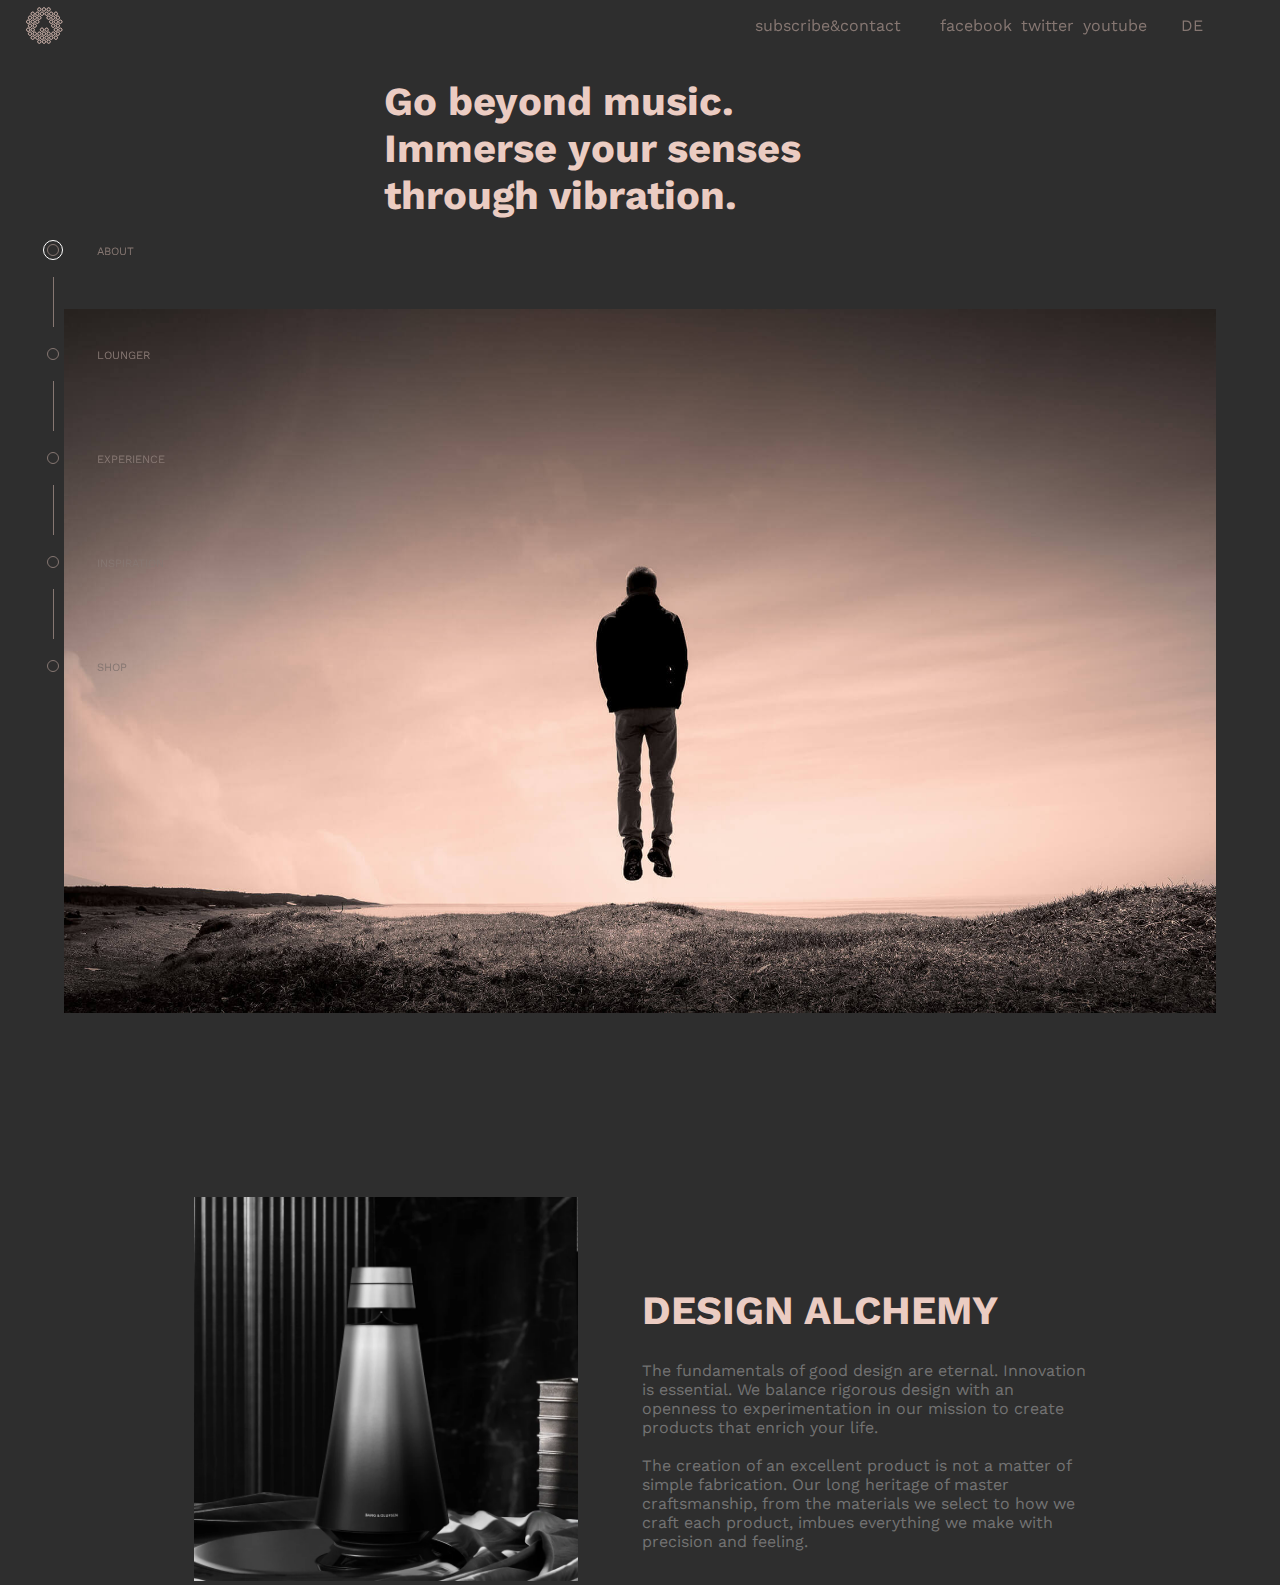
<file: index.html>
<!DOCTYPE html>
<html lang="en">
<head>
    <meta charset="UTF-8">
    <meta name="viewport" content="width=device-width, initial-scale=1.0">
    <link rel="stylesheet" href="css/headstyle.css">
    
    <meta http-equiv="X-UA-Compatible" content="ie=edge">
    <title>Document</title>
</head>
<body>
    <header>
        <img src="/img/logo.svg" alt="">
        <nav>
            <ul>
                <li><a href="">subscribe&contact</a></li>
                <li><a href="https://www.facebook.com/">facebook</a></li>
                <li><a href="https://twitter.com/">twitter</a></li>
                <li><a href="https://www.youtube.com">youtube</a></li>
                <li><a href="">DE</a></li>
            </ul>
        </nav>
    </header>
    <section class="timeline">
            
                <ul>
                    <li > <a href="#about" class="active"><span></span>ABOUT</a></li>
                    <li></li>
                    <li><a href="lounger.html"><span>LOUNGER</span></a></li>
                    <li></li>
                    <li><a href="experience.html"><span>EXPERIENCE</span></a></li>
                    <li></li>
                    <li><a href="inspiration.html"><span>INSPIRATION</span></a></li>
                    <li></li>
                    <li><a href="shop.html"><span>SHOP</span></a></li>
                </ul>
            
    </section>
    <main>
        
                <section class="sec1">
                <h1>Go beyond music. <br>
                    Immerse your senses <br>
                    through vibration.</h1>
                
                    <img src="/img/section-about-1.jpg" alt="">
                
                </section>
                <section class="sec2" >
                    <article>
                        <img  src="/img/BS1_NYC_Home.webp" alt="">
                    </article>
                    <article>
                            <h1>DESIGN ALCHEMY </h1>
                            <p>The fundamentals of good design are eternal. Innovation 
                            <br> is essential. We balance rigorous design with an 
                            <br> openness to experimentation in our mission to create 
                            <br> products that enrich your life. 
                            <br>
                            <br> The creation of an excellent product is not a matter of 
                            <br> simple fabrication. Our long heritage of master 
                            <br> craftsmanship, from the materials we select to how we 
                            <br> craft each product, imbues everything we make with 
                            <br> precision and feeling.</p>
                    </article>
                </section>
          
        
    </main>
</body>
</html>
</file>
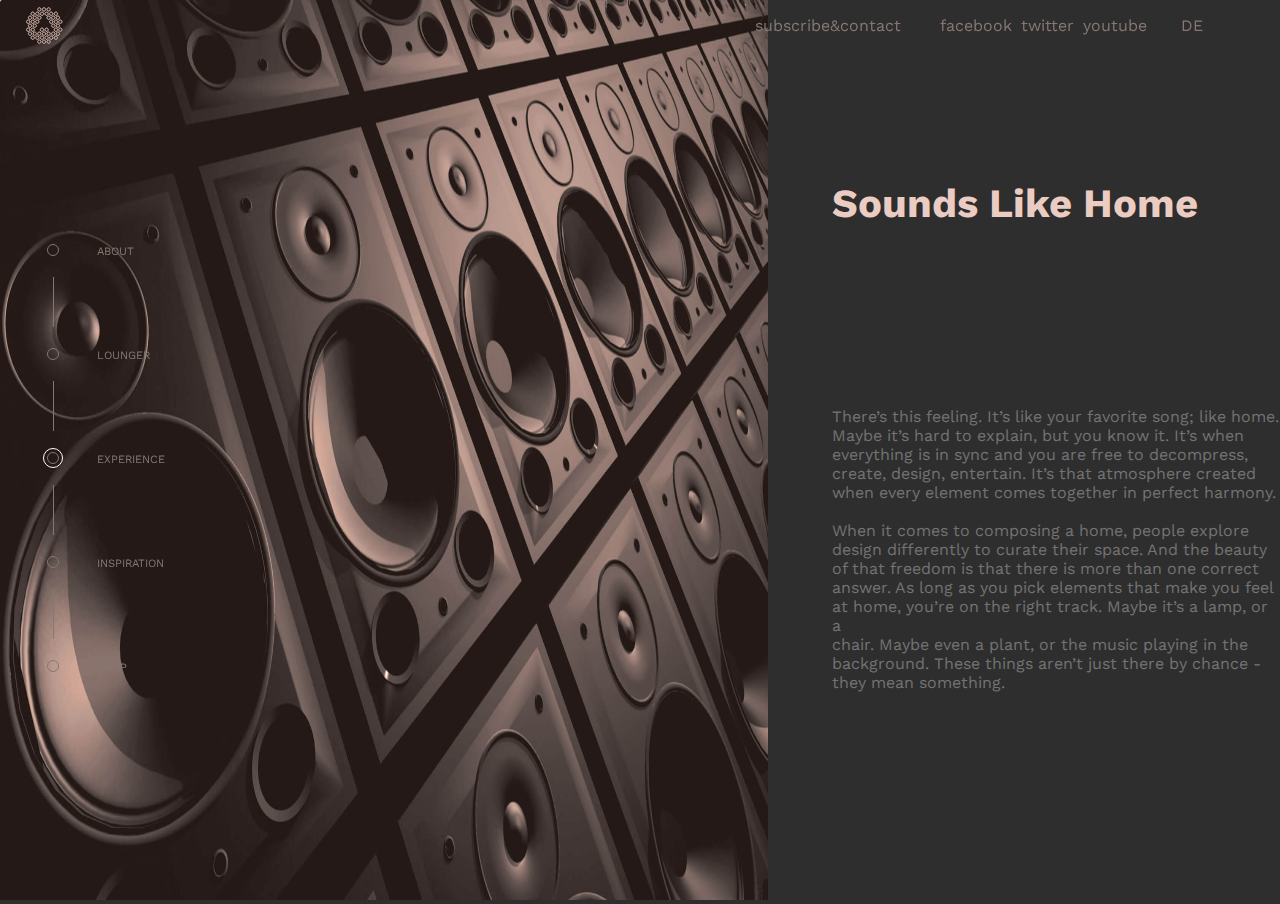
<file: experience.html>
<!DOCTYPE html>
<html lang="en">
<head>
    <meta charset="UTF-8">
    <meta name="viewport" content="width=device-width, initial-scale=1.0">
    <meta http-equiv="X-UA-Compatible" content="ie=edge">
    <link rel="stylesheet" href="css/headstyle.css">
    
    <title>Document</title>
</head>
<body>
        <header>
                <img src="/img/logo.svg" alt="">
                <nav>
                    <ul>
                        <li><a href="">subscribe&contact</a></li>
                        <li><a href="https://www.facebook.com/">facebook</a></li>
                        <li><a href="https://twitter.com/">twitter</a></li>
                        <li><a href="https://www.youtube.com">youtube</a></li>
                        <li><a href="">DE</a></li>
                    </ul>
                </nav>
            </header>
            <section class="timeline">
                    
                        <ul>
                            <li><a href="index.html"><span> ABOUT </span></a></li>
                            <li></li>
                           <li><a href="lounger.html"><span> LOUNGER</span></a></li>
                            <li></li>
                           <li><a href="#experience" class="active">EXPERIENCE<span></span></a></li>
                            <li></li>
                          <li><a href="inspiration.html"> <span> INSPIRATION</span></a></li>
                            <li></li>
                          <li><a href="shop.html"><span>SHOP</span></a></li>
                        </ul>
                    
            </section>
            <section class="sec4">
                    <article>
                        <img src="/img/section-experience-1.jpg" alt="">
                    </article>
                    <article>
                        <h1>Sounds Like Home  </h1>
                        <p>
                                There’s this feeling. It’s like your favorite song; like home. 
                                <br> Maybe it’s hard to explain, but you know it. It’s when 
                                <br> everything is in sync and you are free to decompress, 
                                <br> create, design, entertain. It’s that atmosphere created 
                                <br> when every element comes together in perfect harmony. 
                                <br>
                                <br> When it comes to composing a home, people explore 
                                <br> design differently to curate their space. And the beauty 
                                <br> of that freedom is that there is more than one correct 
                                <br> answer. As long as you pick elements that make you feel 
                                <br> at home, you’re on the right track. Maybe it’s a lamp, or a 
                                <br> chair. Maybe even a plant, or the music playing in the 
                                <br> background. These things aren’t just there by chance - 
                                <br> they mean something.
                        </p>
                    </article>
            </section>
</body>
</html>
</file>
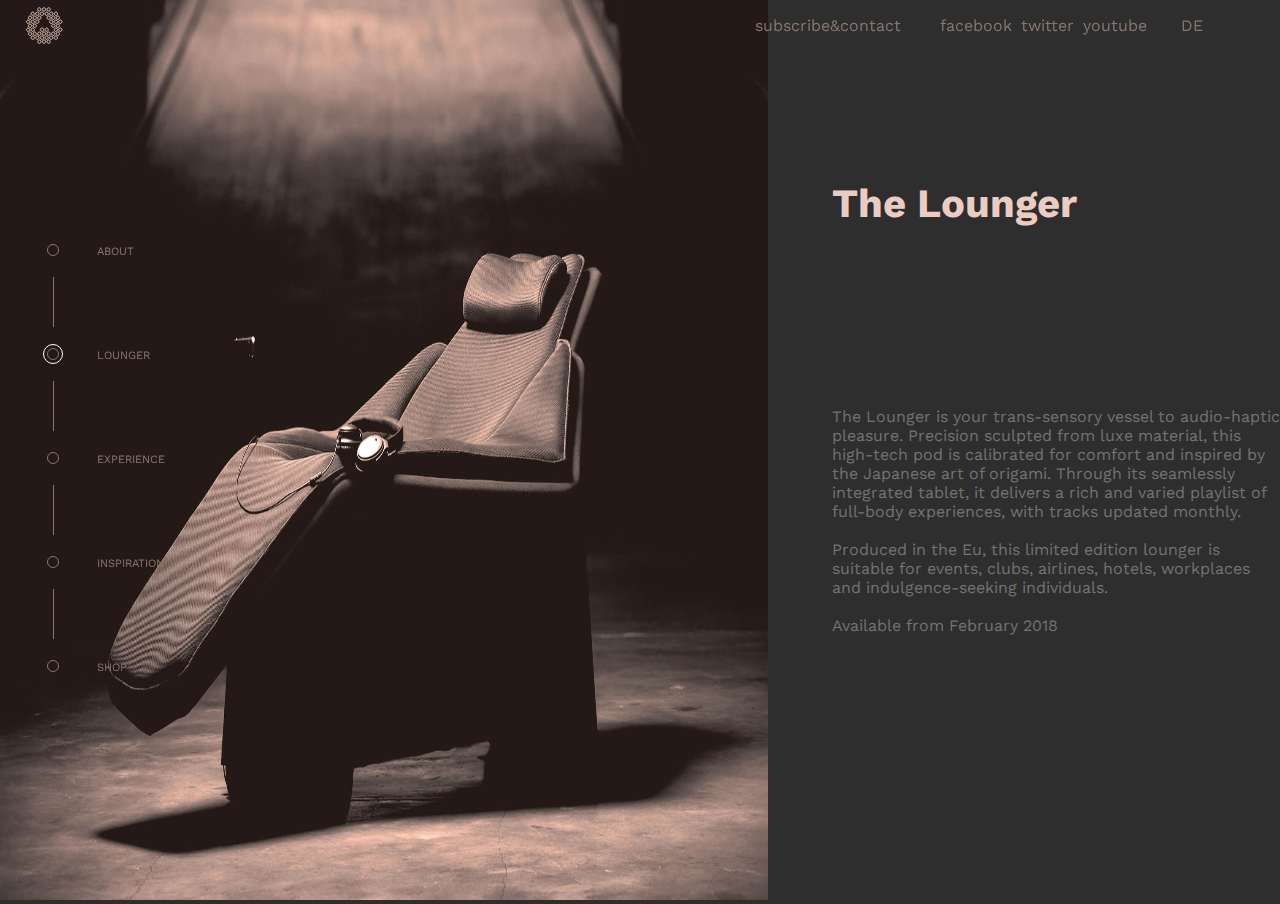
<file: lounger.html>
<!DOCTYPE html>
<html lang="en">
<head>
    <meta charset="UTF-8">
    <meta name="viewport" content="width=device-width, initial-scale=1.0">
    <meta http-equiv="X-UA-Compatible" content="ie=edge">
    <link rel="stylesheet" href="css/headstyle.css">
    
    <title>Document</title>
</head>
<body>
        <header>
                <img src="/img/logo.svg" alt="">
                <nav>
                    <ul>
                        <li><a href="">subscribe&contact</a></li>
                        <li><a href="https://www.facebook.com/">facebook</a></li>
                        <li><a href="https://twitter.com/">twitter</a></li>
                        <li><a href="https://www.youtube.com">youtube</a></li>
                        <li><a href="">DE</a></li>
                    </ul>
                </nav>
            </header>
            <section class="timeline">
                    
                        <ul>
                                <li><a href="index.html"><span> ABOUT </span></a></li>
                                <li></li>
                               <li><a href="#lounger" class="active">LOUNGER <span></span></span></a></li>
                                <li></li>
                               <li><a href="experience.html" ><span>EXPERIENCE </span></a></li>
                                <li></li>
                              <li><a href="inspiration.html"> <span> INSPIRATION</span></a></li>
                                <li></li>
                              <li><a href="shop.html"><span>SHOP</span></a></li>
                        </ul>
                    
            </section>
        <section class="sec3">
                <article>
                    <img src="/img/section-voyager.jpg" alt="">
                </article>
                <article>
                    <h1>The Lounger </h1>
                    <p>  
                        The Lounger is your trans-sensory vessel to audio-haptic 
                        <br> pleasure. Precision sculpted from luxe material, this 
                        <br> high-tech pod is calibrated for comfort and inspired by 
                        <br> the Japanese art of origami. Through its seamlessly 
                        <br> integrated tablet, it delivers a rich and varied playlist of 
                        <br> full-body experiences, with tracks updated monthly.
                        <br> 
                        <br> Produced in the Eu, this limited edition lounger is 
                        <br> suitable for events, clubs, airlines, hotels, workplaces 
                        <br> and indulgence-seeking individuals. 
                        <br>
                        <br> Available from February 2018
                    </p>
                </article>
            </section>
</body>
</html>
</file>
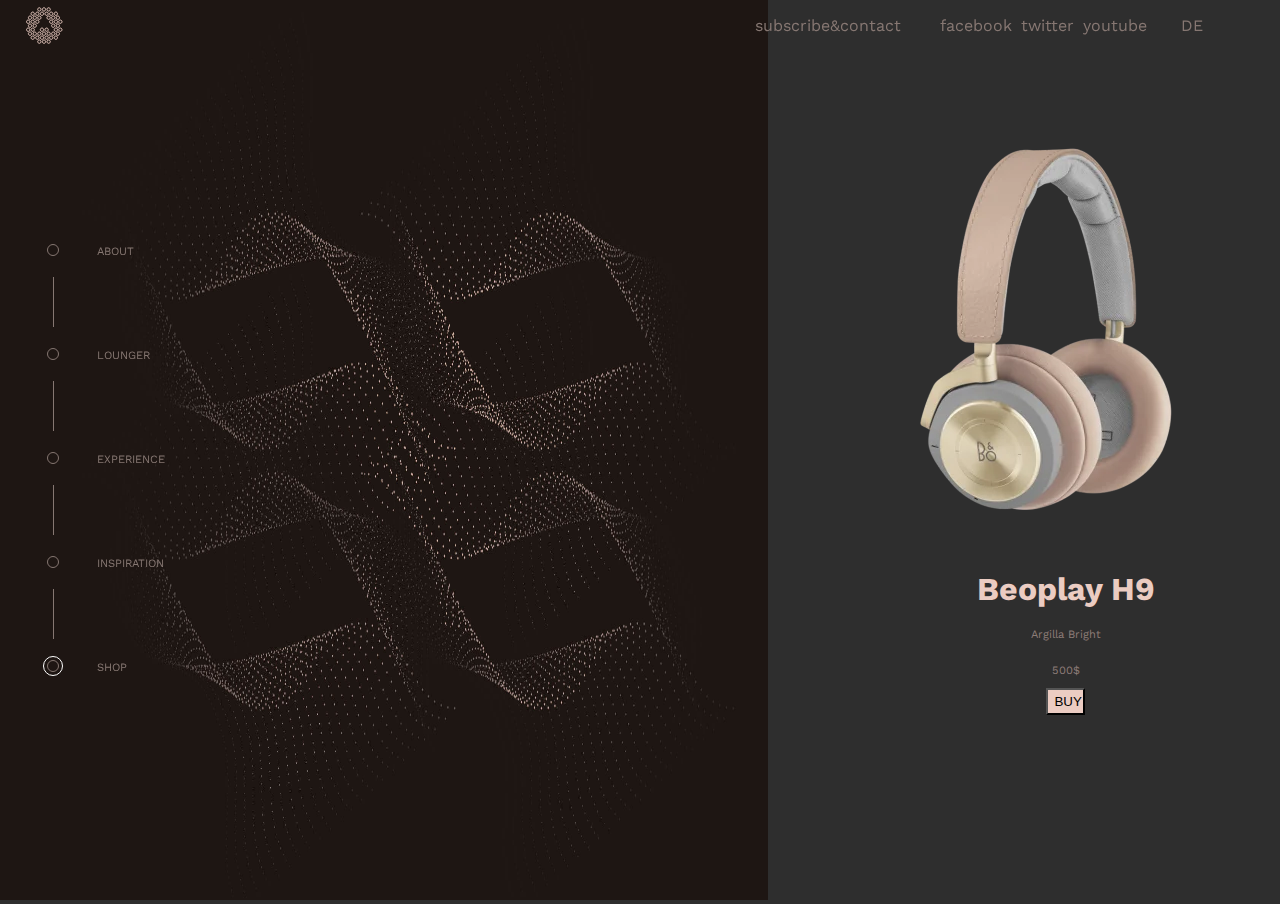
<file: shop.html>
<!DOCTYPE html>
<html lang="en">
<head>
    <meta charset="UTF-8">
    <meta name="viewport" content="width=device-width, initial-scale=1.0">
    <meta http-equiv="X-UA-Compatible" content="ie=edge">
    <link rel="stylesheet" href="css/headstyle.css">
  
    <title>Document</title>
</head>
<body>
        <header>
                <img src="/img/logo.svg" alt="">
                <nav>
                    <ul>
                        <li><a href="">subscribe&contact</a></li>
                        <li><a href="https://www.facebook.com/">facebook</a></li>
                        <li><a href="https://twitter.com/">twitter</a></li>
                        <li><a href="https://www.youtube.com">youtube</a></li>
                        <li><a href="">DE</a></li>
                    </ul>
                </nav>
            </header>
            <section class="timeline">
                    
                        <ul>
                                <li><a href="index.html"><span> ABOUT </span></a></li>
                                <li></li>
                               <li><a href="lounger.html"><span> LOUNGER</span></a></li>
                                <li></li>
                               <li><a href="experience.html" ><span>EXPERIENCE </span></a></li>
                                <li></li>
                              <li><a href="inspiration.html" > <span> INSPIRATION</span></a></li>
                                <li></li>
                              <li><a href="#shop" class="active">SHOP<span></span></a></li>
                        </ul>
                    
            </section>

            <section class="sec8">
                    <article>
                        <img src="/img/section-composition4.jpg" alt="">
                    </article>
                    <article>
                        <img src="/img/h9-argilla-bright-hero-1000x1000.webp" alt="">
                        <h1>Beoplay H9</h1>
                        <p>Argilla Bright</p>
                        <p>500$</p>
                        <button>BUY</button>

                    </article>
            </section>
</body>
</html>
</file>
<file: css/headstyle.css>
@import url('https://fonts.googleapis.com/css?family=Work+Sans&display=swap');
body{
    background-color: #2e2e2e;
    margin: 0;
}
header{
    display: flex;
    justify-content: space-between;
    position: sticky;
    top:0;
}
header img{
    margin-left: 2%;
}
header nav{
    margin-right: 6%;
}
header nav ul{
    list-style-type: none;
    
}
header nav ul li {
    display: inline;
    margin-left: 5px;
}
header nav ul li:nth-of-type(1){
    
    margin-right: 30px;
}
header nav ul li:nth-of-type(5){
    
    margin-left: 30px;
}
header nav ul li a{
    font-family: 'Work Sans', sans-serif;
    text-decoration: none;
    color: #867772;
}
header nav ul li a:hover{
    border-bottom: 1px solid rgb(234, 204, 194);
    color: rgb(234, 204, 194);
}











.timeline{
    position: fixed;
    left:1%;
    top:25%;
    height: 50vh;
}

.timeline ul li{
    list-style-type:none;
    position: relative;
    margin-bottom: 2vh;
}


.timeline  li:nth-of-type(odd)::before{
    content: ' ';
    width: 10px;
    height: 10px;
    position: absolute;
    left: -6px;
    top:3px;
    border-radius: 50%;
    border: 1px solid #867772;
}

.timeline li:nth-of-type(even){
    height: 50px;
    border-left: 1px solid #867772;
}

.timeline ul li a{
    font-family: 'Work Sans', sans-serif;
    text-decoration: none;
    color: #867772;
    font-size: 0.7em;
      position: relative;
      padding-left: 44px;
    
}
.timeline ul  li a:hover {
    color: #fff;
}
.active:visited {
    color: #fff;
}
.active span { 
    content: ' ';
    width: 18px;
    height: 18px;
    position: absolute;
    left: -10px;
    top: -5px;
    border-radius: 50%;
    border: 1px solid #fff;
}

















.sec1 h1{
    font-size: 2.5em;
    color: #ebccc2;
    font-family: 'Work Sans', sans-serif;
    text-align: justify;
    margin-left: 30vw;
    margin-bottom: 10vh;
    
}
.sec1 img{
    width: 90vw;
    margin-left: 5vw;
} 
.sec2 article:nth-of-type(1) img{
    width: 30vw;
} 

.sec2 article:nth-of-type(2) h1{
    font-family: 'Work Sans', sans-serif;
    font-size: 2.5em;
    color: #ebccc2;
    margin-left: 5vw;
    margin-top: 10vh;
}
.sec2 article:nth-of-type(2) p{
    font-family: 'Work Sans', sans-serif;
    font-size: 1em;
    color: rgb(115, 115, 115);
    margin-left: 5vw;
}
.sec2{
    display: flex;
    justify-content: center;
    margin-top: 20vh;
}
.sec3,
.sec4,
.sec8{
    display: flex;
    position: absolute;
    top:0;
    z-index: -1;
}
.sec3 article:nth-of-type(1) img ,
.sec4 article:nth-of-type(1) img,
.sec8 article:nth-of-type(1) img
{
   width: 60vw;
   height: 100vh;
}
.sec3 article:nth-of-type(2) h1 ,
.sec4 article:nth-of-type(2) h1 {
    font-family: 'Work Sans', sans-serif;
    font-size: 2.5em;
    color: #ebccc2;
    margin-left: 5vw;
    margin-top: 20vh;
}
.sec3 article:nth-of-type(2) p ,
.sec4 article:nth-of-type(2) p{
    font-family: 'Work Sans', sans-serif;
    font-size: 1em;
    color: rgb(115, 115, 115);
    margin-left: 5vw;
    margin-top: 20vh;
}
.sec5{
    display: flex;
    justify-content: center;
    margin-top:20vh;
}
.sec5 video{
    width: 60vw;  
}
.sec6{
   margin-left: 15vw;
    margin-top:10vh;
}
.sec6 h1
{
    font-family: 'Work Sans', sans-serif;
    font-size: 1.7em;
    color: rgba(234, 204, 194,0.5);
    margin-bottom: 0.5vh;
}
.sec6 h2{
    font-family: 'Work Sans', sans-serif;
    font-size: 2.5em;
    color: #ebccc2;
    margin-top: 0;
   
}
.sec6 p{
    font-family: 'Work Sans', sans-serif;
    font-size: 1em;
    color: rgb(115, 115, 115);
}
.sec6 a{
    font-family: 'Work Sans', sans-serif;
    font-size: 1em;
    color: rgba(234, 204, 194,0.5);
    text-decoration: none;
    border: 2px solid rgba(234, 204, 194,0.5);
    margin-right: 0.5vw;
    padding: 0 5px;
}
.sec7 section{
    display: flex;
    justify-content: center;
}
.sec7 section:nth-of-type(1){
    margin-top: 20vh;
}
.sec7 section:nth-of-type(2)
{
    margin: 0;
}

.sec7 section:nth-of-type(2) article ,
.sec7 section:nth-of-type(1) article ,
.sec7 section:nth-of-type(1) article:nth-of-type(1) img ,
.sec7 section:nth-of-type(2) article:nth-of-type(2) img
{
    width: 30vw;
}
.sec7 section:nth-of-type(1) article:nth-of-type(1) img{
    margin-left: 1px;
}
.sec7 .sec7sub1 article:nth-of-type(2) h1,
.sec7 .sec7sub2 article:nth-of-type(1) h1
{
   font-family: 'Work Sans', sans-serif;
    font-size: 1em;
    color:  #ebccc2;
    margin-left: 3vw;
    margin-top: 10vh;
   

}
.sec7 .sec7sub1 article:nth-of-type(2) h2,
.sec7 .sec7sub2 article:nth-of-type(1) h2 ,
.sec8 article:nth-of-type(2) h1
{
    font-family: 'Work Sans', sans-serif;
    font-size: 2em;
    color: #ebccc2;
    margin-left: 3vw;
    margin-top: 0;
    margin-bottom: 1vh;
    
}
.sec7 .sec7sub1 article:nth-of-type(2) p,
.sec7 .sec7sub2 article:nth-of-type(1) p 
{
   font-family: 'Work Sans', sans-serif;
    font-size: 0.7em;
    color:  rgba(234, 204, 194,0.5);
    margin-left: 3vw;
}
.sec8 article:nth-of-type(2) p:nth-of-type(1) ,
.sec8 article:nth-of-type(2) p:nth-of-type(2)
{
    font-family: 'Work Sans', sans-serif;
    font-size: 0.7em;
    color:  rgba(234, 204, 194,0.5);
    margin-left: 3vw;
    
}
.sec8 article:nth-of-type(2){
    display: flex;
    flex-direction: column;
    align-items: center;
    margin-left: 3vw;
    margin-top: 10vh;
}
.sec8 article:nth-of-type(2) button{
    width: 3vw;
    height: 3vh;
    background-color: #ebccc2;
    margin-left: 3vw;
}
</file>
